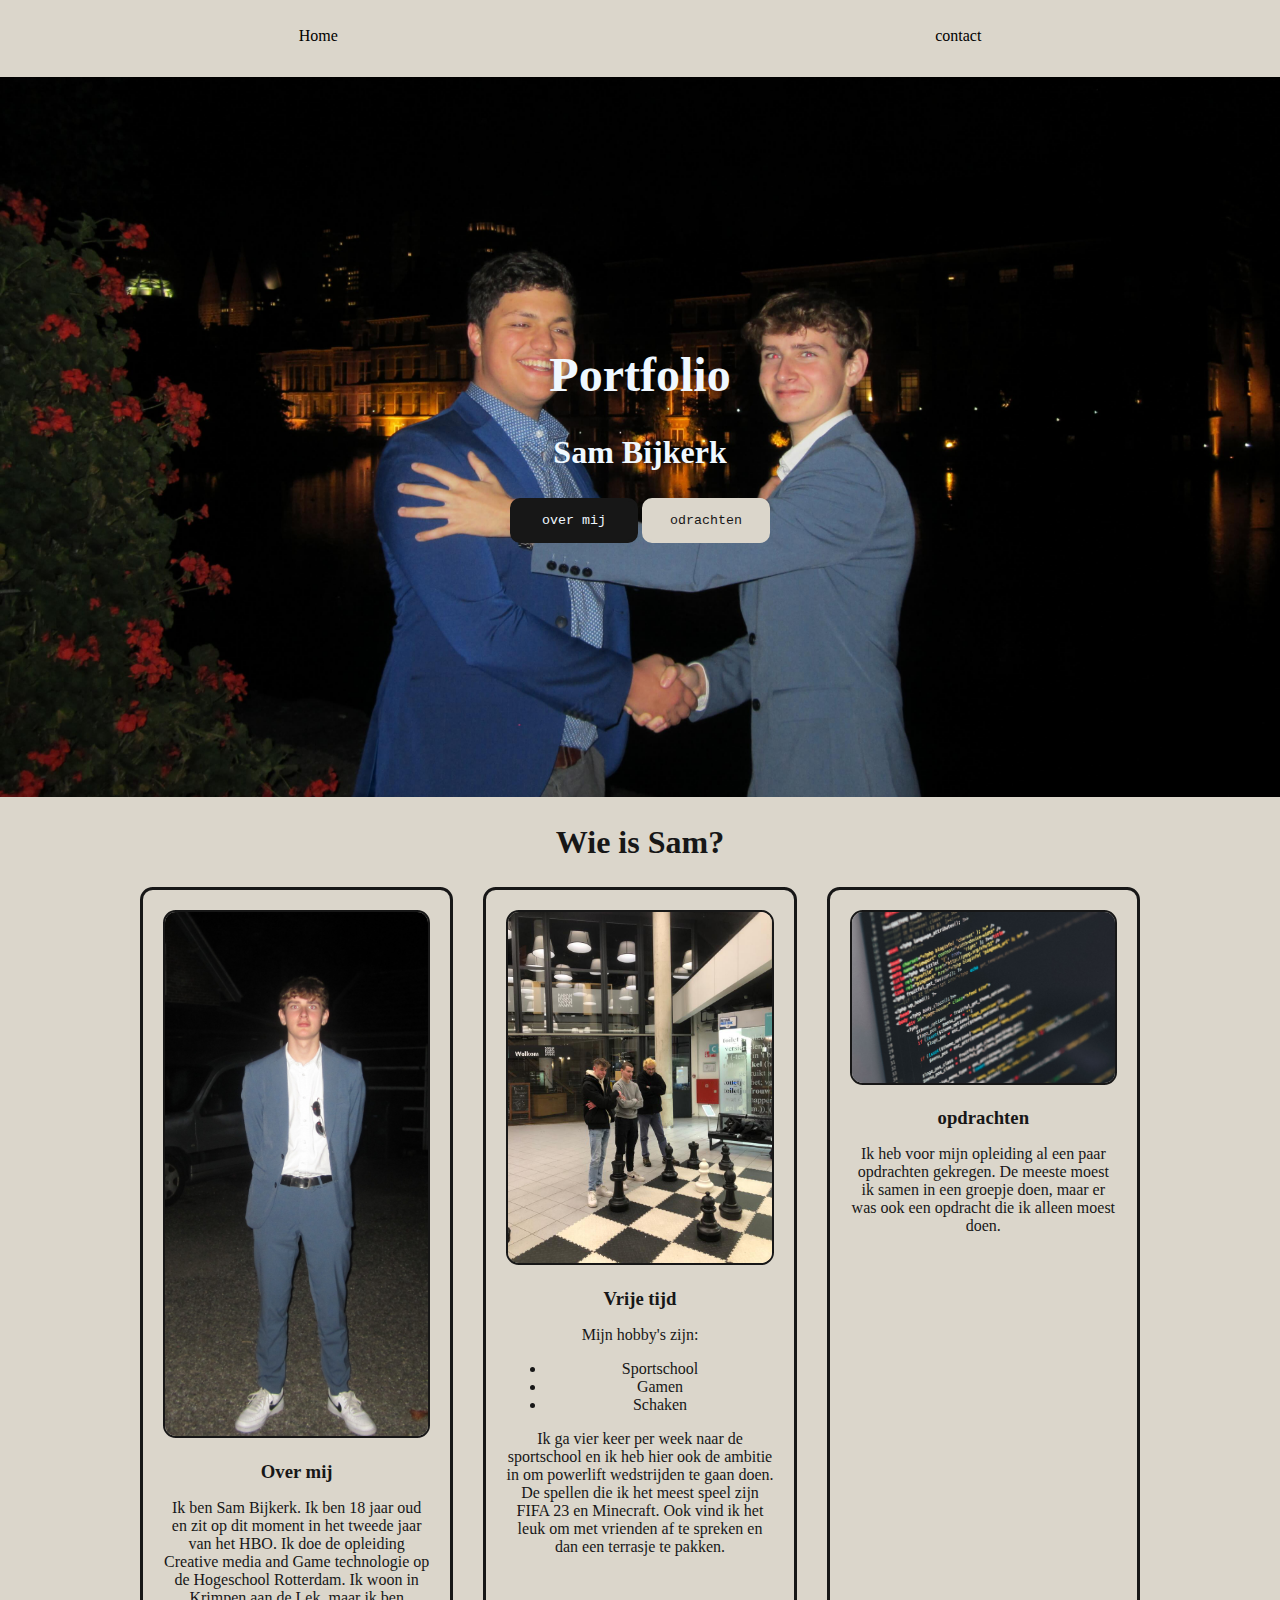
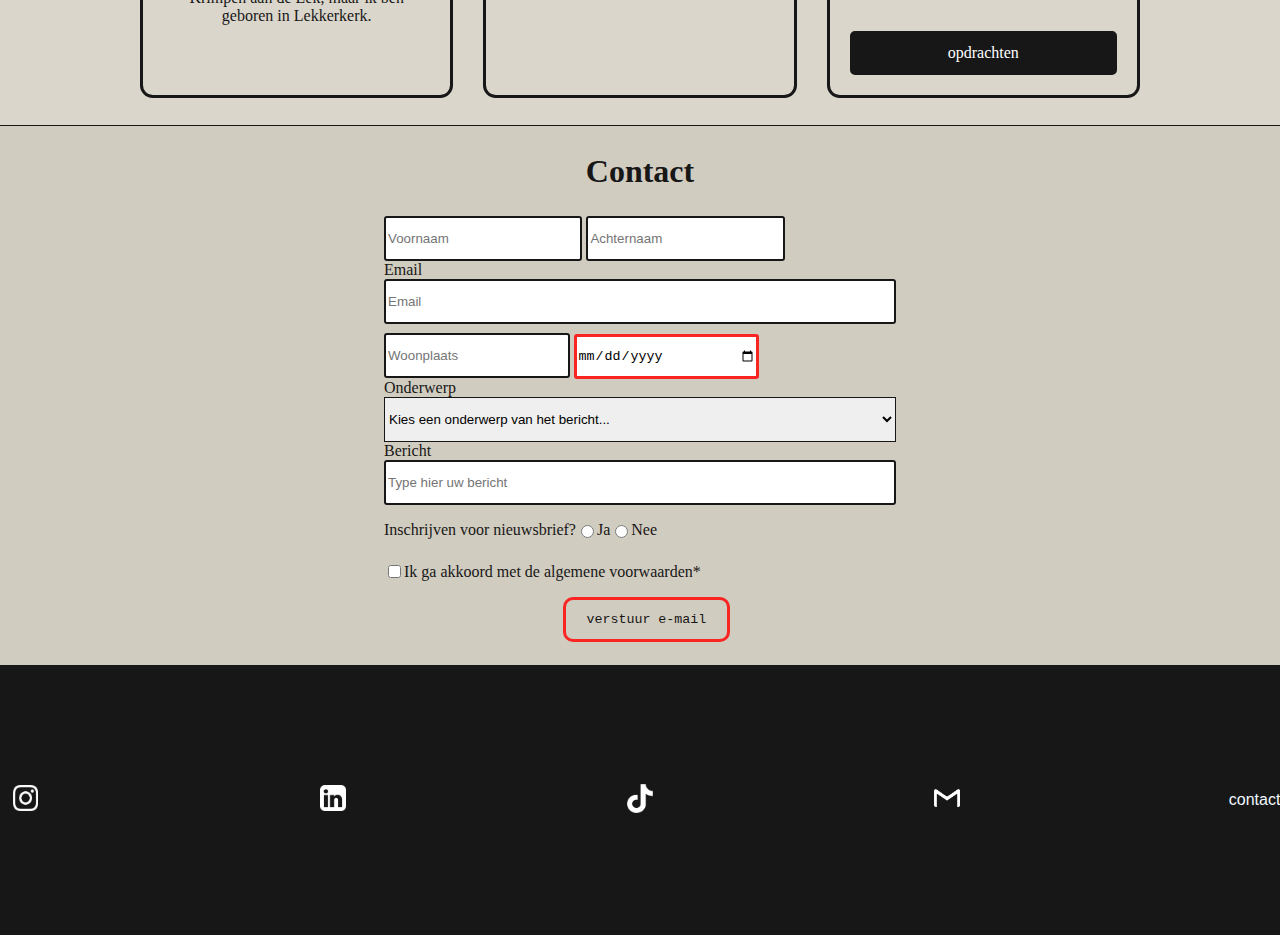
<file: index.html>
<!DOCTYPE html>
<html lang="en">
<head>
    <meta charset="UTF-8">
    <meta name="viewport" content="width=device-width, initial-scale=1.0">
    <link rel="stylesheet" href="css/styles.css">
    <title>Portfolio</title>
</head>
    <body>

        <nav>
            <a href="index.html"> Home</a>
            <a href="#contact">contact</a>
        </nav>
        <header>
            <h1>Portfolio</h1>
            <h2>Sam Bijkerk</h2>

            <button onclick="document.location='#overmij'"> over mij</button>
            <button class= "button2"onclick="document.location='subpaginas/opdrachten.html'" target="_blank"> odrachten</button>

        </header>
        <div id="center-container">

        <main>
            <section>
                <h2 id="overmij" class="black-h2">Wie is Sam?</h2>
                <div class="info-container">

                    <article>
                        <div class="info-content">
                            <img src="./css/images/fotoSam.JPG" alt="Een foto van Sam">


                            <h3>Over mij</h3>
                            <p>Ik ben Sam Bijkerk. Ik ben 18 jaar oud en zit op dit
                                moment in het tweede jaar van het HBO. Ik doe de opleiding
                                Creative media and Game technologie op de Hogeschool Rotterdam.
                                Ik woon in Krimpen aan de Lek, maar ik ben geboren in Lekkerkerk.
                            </p>
                        </div>
                    </article>

                    <article>
                        <div class="info-content">
                            <img src="./css/images/schaken.jpg" alt="Sam die een schaak move aan het bedenken is">

                            <h3>Vrije tijd</h3>
                            <p>
                                Mijn hobby's zijn:
                                <ul>
                                    <li>Sportschool</li>
                                    <li>Gamen</li>
                                    <li>Schaken</li>
                                </ul>
                                Ik ga vier keer per week naar de sportschool en ik heb hier
                                ook de ambitie in om powerlift wedstrijden te gaan doen.
                                De spellen die ik het meest speel zijn FIFA 23 en Minecraft.
                                Ook vind ik het leuk om met vrienden af te spreken en dan een 
                                terrasje te pakken.
                            </p>
                        </div>
                    </article>

                    <article>
                        <div class="info-content">
                            <img src="./css/images/programmeren.jpg" alt="Computerscherm met codes">

                            <h3>opdrachten</h3>
                            <p>Ik heb voor mijn opleiding al een paar opdrachten gekregen. De meeste moest ik 
                                samen in een groepje doen, maar er was ook een opdracht die ik alleen moest doen.
                            </p>
                        </div>
                        <a href="./subpaginas/opdrachten.html" target="_blank" class="button-default">opdrachten</a>
                    </article>

                </div>
            </section>
        </div>
            <section class="contact">
                <form action="./subpaginas/bedankt.html" target="_blank" id="contact">
                    <h2 class="black-h2">Contact</h2>
                    <div class="formfield">
                        <label for="first-name">Voornaam</label>
                        <input type="text" class="name" id="first-name" name="name" placeholder="Voornaam" required>
                        
                        <label for="last-name">Achternaam</label>
                        <input type="text" class="name" id="last-name" name="lastname" placeholder="Achternaam" required>
                    </div>
                    <div class="fieldform">
                        <label for="e-mail">Email</label>
                        <input type="email" class="email" id="e-mail" name="email" placeholder="Email" required>
                    </div>
                    <div class="formfield">
                        <label for="city">Woonplaats</label>
                        <input type="text" class="third-row" id="city" name="city" placeholder="Woonplaats" required>

                        <label for="date">Geboortedatum</label>
                        <input type="date" id="date" name="birthday" class="third-row" required>
                    </div>
                    <div class="fieldform">
                        <label for="topic">Onderwerp</label>
                        <select name="topic" id="topic" class="topic" required>
                            <option value="">Kies een onderwerp van het bericht...</option>
                            <option value="">Ik heb een tip</option>
                            <option value="">Ik heb een top</option>
                            <option value="">Ik wil graag op een date</option>
                            <option value="">Ik wil super graag dat je bij me komt werken</option>
                        </select>
                    </div>
                    <div class="formmessage">
                        <label for="message">Bericht</label>
                        <input type="text" id="message" name="message" class="message" placeholder="Type hier uw bericht" required>
                    </div>
                    <div class="formselect">
                        <p>Inschrijven voor nieuwsbrief?</p>
                        <input type="radio" id="yes" name="news" value="yes" class="pick" required>
                        <label for="yes">Ja</label>
                        <input type="radio" id="no" name="news" value="no" class="pick">
                        <label for="no">Nee</label>
                    </div>
                    <div class="formselect">
                        <input type="checkbox" id="condition" name="condition" value="condition" class="pick" required>
                        <label for="condition">Ik ga akkoord met de algemene voorwaarden* </label>
                    </div>

                    <button type="submit" class="buttonform">verstuur e-mail</button>

                </form>
            </section>
        </main>
        <footer>
            <a href="https://www.instagram.com/sambijkerk2004/"><img src="./css/images/instagram.png" alt="logo instagram"></a>
            <a href="https://www.linkedin.com/in/sam-bijkerk-b2086b271/"><img src="./css/images/linkedin.png" alt="logo linkedin"></a>
            <a href="https://www.tiktok.com/@figoria"><img src="./css/images/tiktok.png" alt="logo tiktok"></a>
            <a href="mailto:1056443@hr.nl"><img src="./css/images/mail.png" alt="logo gmail"></a>

            <a href="#contact"><p>contact</p></a>
        </footer>
    </body>
</html>
</file>
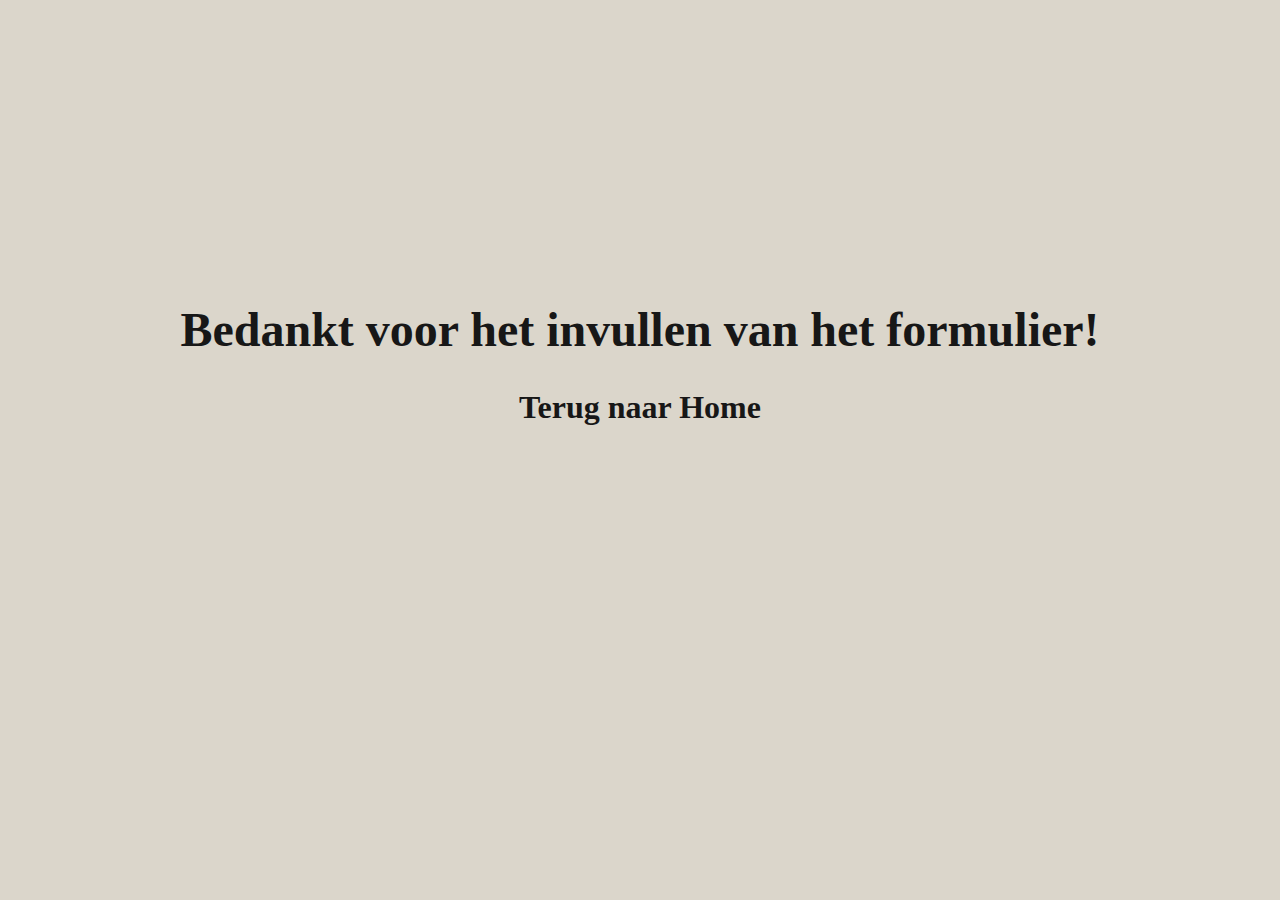
<file: subpaginas/bedankt.html>
<!DOCTYPE html>
<html lang="en">
<head>
    <meta charset="UTF-8">
    <meta name="viewport" content="width=device-width, initial-scale=1.0">
    <link rel="stylesheet" href="../css/styles.css">
    <link rel="stylesheet" href="../css/bedankt.css">
    <title>Bedankt</title>
</head>
<body>
    <div id="center-container">
        <section>
            <h1>Bedankt voor het invullen van het formulier! </h1>
            <h2> Terug naar 
                <a href="../index.html"> Home</a>
            </h2>
        </section>
    </div>
</body>
</html>
</file>
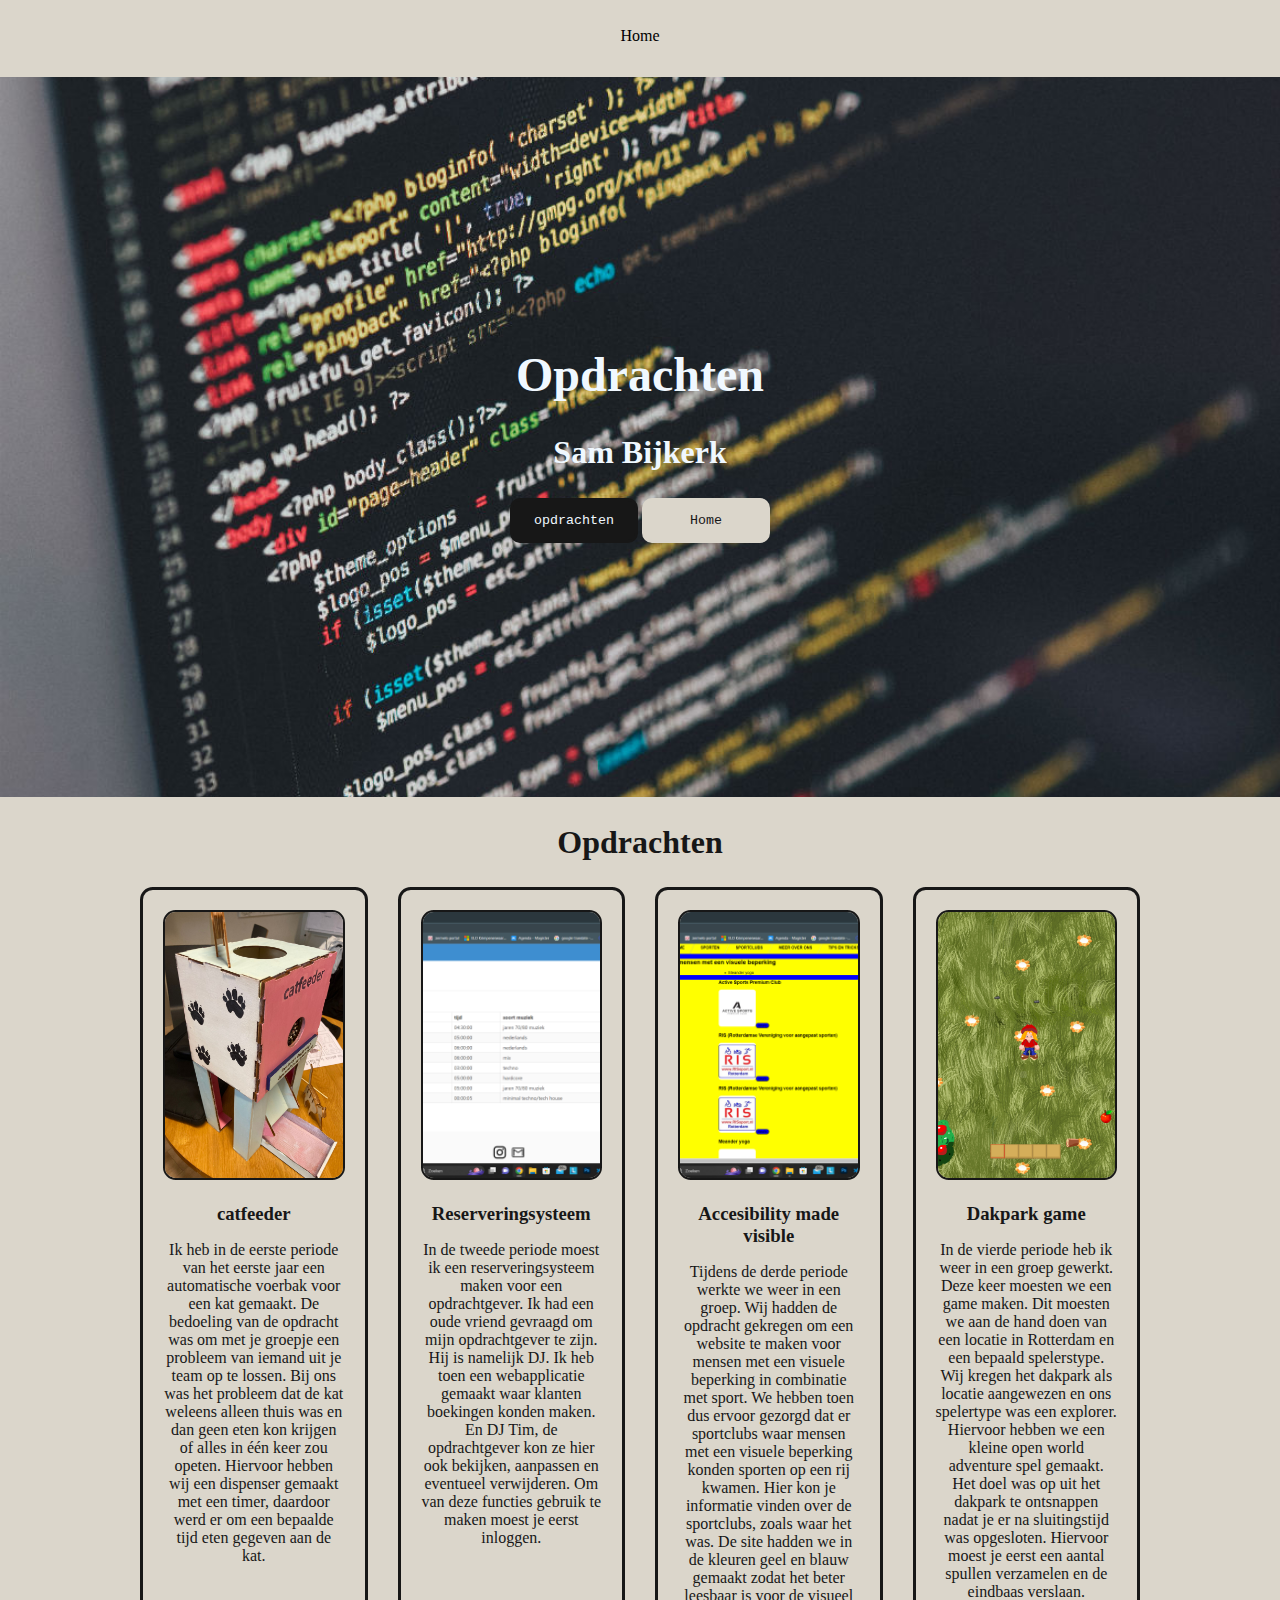
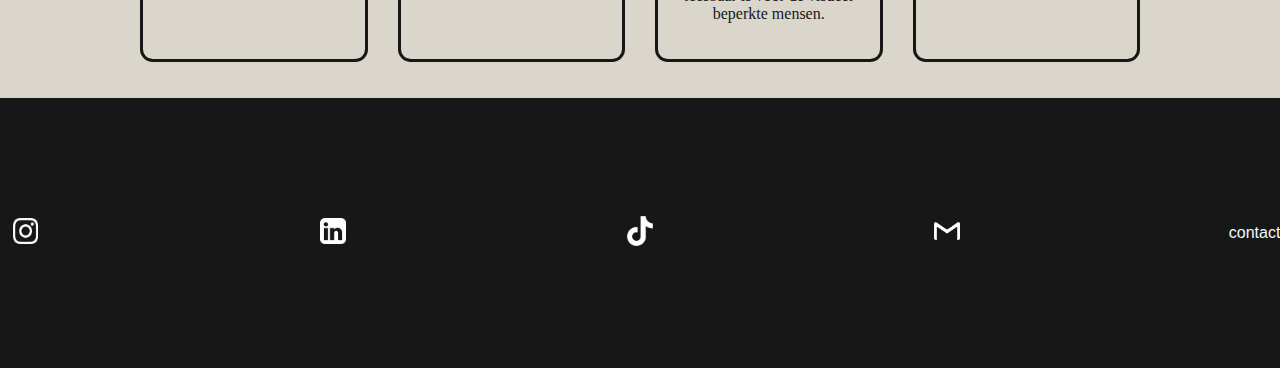
<file: subpaginas/opdrachten.html>
<!DOCTYPE html>
<html lang="en">
<head>
    <meta charset="UTF-8">
    <meta name="viewport" content="width=device-width, initial-scale=1.0">
    <link rel="stylesheet" href="../css/styles.css">
    <link rel="stylesheet" href="../css/opdrachten.css">
    <title>Opdrachten</title>
</head>
<body>
    <nav>
        <a href="index.html"> Home</a>
    </nav>
    <header>
        <h1>Opdrachten</h1>
        <h2>Sam Bijkerk</h2>

        <button onclick="document.location='#opdrachten'"> opdrachten</button>
        <button class= "button2"onclick="document.location='../index.html'"> Home</button>

    </header>
    <div id="center-container">
        <main>
            <section>
                <h2 id="overmij" class="black-h2">Opdrachten</h2>
                <div class="info-container">

                    <article>
                        <div class="info-content">
                            <img src="../css/images/catfeeder.JPG" alt="Een foto van de catfeeder">


                            <h3>catfeeder</h3>
                            <p>Ik heb in de eerste periode van het eerste jaar een automatische voerbak voor een kat gemaakt.
                                De bedoeling van de opdracht was om met je groepje een probleem van iemand uit je team op te lossen.
                                Bij ons was het probleem dat de kat weleens alleen thuis was en dan geen eten kon krijgen of alles in één keer zou opeten.
                                Hiervoor hebben wij een dispenser gemaakt met een timer, daardoor werd er om een bepaalde tijd eten gegeven aan de kat.
                            </p>
                        </div>
                    </article>

                    <article>
                        <div class="info-content">
                            <img src="../css/images/reserveringsysteem.png" alt="Een screenshot van het reserveringsysteem">

                            <h3>Reserveringsysteem</h3>
                            <p>
                                In de tweede periode moest ik een reserveringsysteem maken voor een opdrachtgever. 
                                Ik had een oude vriend gevraagd om mijn opdrachtgever te zijn. Hij is namelijk DJ.
                                Ik heb toen een webapplicatie gemaakt waar klanten boekingen konden maken. En DJ Tim, de opdrachtgever
                                kon ze hier ook bekijken, aanpassen en eventueel verwijderen. Om van deze functies gebruik te maken moest je eerst inloggen.
                            </p>
                        </div>
                    </article>

                    <article>
                        <div class="info-content">
                            <img src="../css/images/visueel.png" alt="Een screenshot van de website">

                            <h3>Accesibility made visible</h3>
                            <p>Tijdens de derde periode werkte we weer in een groep. Wij hadden de opdracht gekregen om een
                                website te maken voor mensen met een visuele beperking in combinatie met sport.
                                We hebben toen dus ervoor gezorgd dat er sportclubs waar mensen met een visuele beperking konden sporten op een rij kwamen.
                                Hier kon je informatie vinden over de sportclubs, zoals waar het was. 
                                De site hadden we in de kleuren geel en blauw gemaakt zodat het beter leesbaar is voor de visueel beperkte mensen.
                            </p>
                        </div>
                    </article>

                    <article>
                        <div class="info-content">
                            <img src="../css/images/game.png" alt="Een screenshot uit de game">

                            <h3>Dakpark game</h3>
                            <p>In de vierde periode heb ik weer in een groep gewerkt. Deze keer moesten we een game maken.
                                Dit moesten we aan de hand doen van een locatie in Rotterdam en een bepaald spelerstype.
                                Wij kregen het dakpark als locatie aangewezen en ons spelertype was een explorer.
                                Hiervoor hebben we een kleine open world adventure spel gemaakt. Het doel was op uit het dakpark
                                te ontsnappen nadat je er na sluitingstijd was opgesloten. Hiervoor moest je eerst een aantal spullen verzamelen
                                en de eindbaas verslaan.
                            </p>
                        </div>
                    </article>

                </div>
            </section>
    </div>
    <footer>
        <a href="https://www.instagram.com/sambijkerk2004/"><img src="../css/images/instagram.png" alt="logo instagram"></a>
        <a href="https://www.linkedin.com/in/sam-bijkerk-b2086b271/"><img src="../css/images/linkedin.png" alt="logo linkedin"></a>
        <a href="https://www.tiktok.com/@figoria"><img src="../css/images/tiktok.png" alt="logo tiktok"></a>
        <a href="mailto:1056443@hr.nl"><img src="../css/images/mail.png" alt="logo gmail"></a>

        <a href="../index.html"><p>contact</p></a>
    </footer>
    
</body>
</html>
</file>
<file: css/styles.css>
*{
    box-sizing: border-box;
}

body{
    background-color: #DBD6CB;
    color:#171717;
    font-family: Georgia, 'Times New Roman', Times, serif;
    margin:auto;
}

#center-container {
    max-width: 1000px;
    width: 90vw;
    margin: 0 auto;
}

nav{
    width: 100vw;
    height:5vh;
    display:flex;

}

header{
    width: 100vw;
    min-height: 80vh;
    background-image: url("../css/images/fotoSamen.jpg");
    background-size: cover;
    background-position: 50% 70%;
    text-align: center;
}

nav a{
    color:black;
    margin: auto;
    margin-top: 3vh;
    text-decoration: none;
}

nav a:hover{
    color:#CF1F30;
    border-bottom: 3px solid #CF1F30;

}

h1{
    color: aliceblue;
    font-size: 3rem;
    padding-top: 30vh;
}

h2{
    color:aliceblue;
    font-size: 2rem;
}

button{
    height: 5vh;
    min-width: 10vw;
    background-color: #171717;
    color:aliceblue;
    border-radius: 10px;
    font-family: monospace;
    border: 3px solid #171717;

}

button:hover{
    background-color: #DBD6CB;
    color:#171717;
    cursor: pointer;
}

.button2{
    color:#171717;
    background-color: #DBD6CB;
    border: 3px solid #DBD6CB;
}

.button2:hover{
    color:#DBD6CB;
    background-color: #171717;
}

section{
    text-align: center;
}


.info-container {
    display: flex;
    gap: 30px;
}

.info-container article {
    flex: 1;
    display: flex;
    flex-direction: column;
    gap: 20px;
    padding: 20px;
    border: 3px solid #171717;
    border-radius: 1vw;
}

.info-container article img {
    width: 100%;
    border: 2px solid #171717;
    border-radius: 1vw;
}

.info-container article h3 {
    margin-bottom: 0px;
}

a.button-default {
    display: block;
    padding: 10px 25px;
    color: #FFFFFF;
    text-decoration: none;
    text-align: center;
    border-radius: 5px;
    border: 3px solid #171717;
    background-color: #171717;
    position:static;
    margin-top: 40vh;
}

a.button-default:hover {
    background-color: #FFFFFF;
    color: #171717;
}

.contact {
    background-color: #d1ccc0;
    width: 100vw;
    min-height: 60vh;
    text-align: left;
    border-top: 1px solid #171717;
    margin-top: 3vh;
}

form{
    width: 40vw;
    margin:auto; 
}

.black-h2{
    color:#171717;
    text-align: center;
}

form div{
    display: flex;
    flex-direction: column;
}


input{
    border: 2px solid #171717;
    border-radius: 3px;
    height: 5vh;
}

.formfield{
    display: block;
    margin-top: 1vh;
}

.formfield label{
    display: none;
}

.name{
    width: 15.5vw;
}

.third-row{
    width: 14.5vw;
}

select{
    height: 5vh;
    width: 40vw;
    border: 1px solid #171717; 
    margin: auto;
}

.pick{
    height: 3vh;
}

.formselect{
    display: flex;
    flex-direction: row;
    align-items: center;
}


.buttonform{
    min-width: 13vw;
    color: #171717;
    background-color:#d1ccc0 ;
    margin-left:14vw;
    margin-top: 1vh;
    border: 3px solid #FA2423;
}


.buttonform:hover{
    background-color:#FA2423 ;
    cursor: pointer;
}

input:invalid:not(:placeholder-shown) {
    border:3px solid #FA2423;
}

input:valid {
    border: 3px solid #95E54D;
    background-color:#C9FCB6;
}

footer{
    display: flex;
    background-color: #171717;
    min-height: 30vh;
    width: 100vw;
    gap: 20vw;
    font-family: sans-serif;
}

footer img{
    max-width: 2vw;
    max-height: 4vh;
    margin: 1vh 1vw;
    align-self:center;
}

footer a{
    color: aliceblue;
    text-decoration: none;
    align-self: center;
}

footer a:hover{
    color:#CF1F30;
}



@media (width <= 480px) {
html{
    font-size: 12px;
}

nav{
    height: 10vh;
    flex-direction: column;
}

.info-container{
    flex-direction: column;
}

.contact{
    min-height: 77vh;
}

.formfield{
    display: flex;
}

.formfield label{
    display: flex;
}

.name{
    width: 40vw;
}

.third-row{
    width: 40vw;
}

.buttonform{
    margin: auto;
}

footer{
    flex-direction: column;
}

footer img{
    min-width: 10vw;
    min-height: 4vh;
}

}
</file>
<file: css/bedankt.css>
#center-container {
    max-width: 1000px;
    width: 90vw;
    margin: 0 auto;
}

h1{
    color: #171717;
    font-size: 3rem;
    padding-top: 30vh;
}

h2{
    color: #171717;
}

a{
    color: #171717;
    text-decoration: none;
}

a:hover{
    border-bottom: 3px solid #171717;
}

@media (width <= 480px) {


}
</file>
<file: css/opdrachten.css>
*{
    box-sizing: border-box;
}

body{
    background-color: #DBD6CB;
    color:#171717;
    font-family: Georgia, 'Times New Roman', Times, serif;
    margin:auto;
}

#center-container {
    max-width: 1000px;
    width: 90vw;
    margin: 0 auto;
}

header{
    width: 100vw;
    min-height: 80vh;
    background-image: url("../css/images/programmeren.jpg");
    background-size: cover;
    background-position: 50% 70%;
    text-align: center;
}

.info-container article img {
    height:30vh;
    border: 2px solid #171717;
    border-radius: 1vw;
    object-fit: cover;
}

footer{
    margin-top: 4vh;
}
</file>
